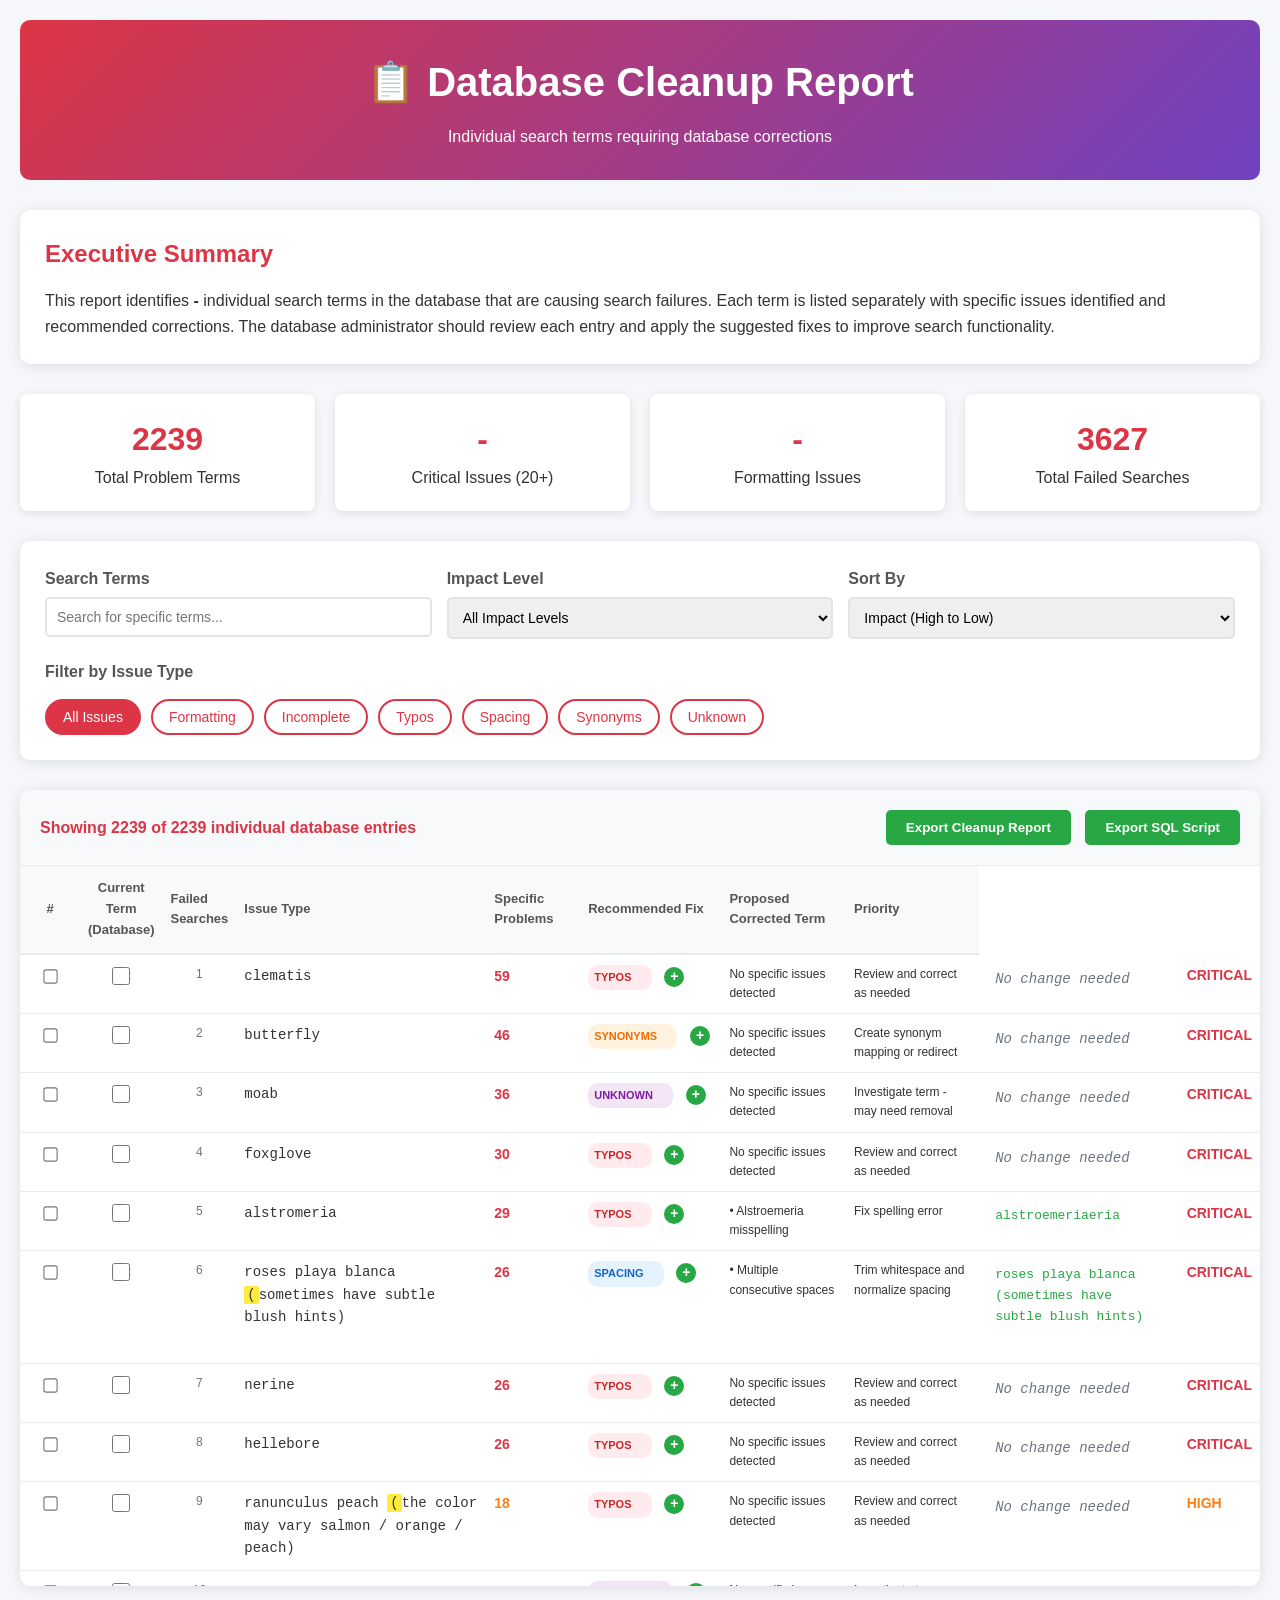
<file: index.html>
<!DOCTYPE html>
<html lang="en">
  <head>
    <meta charset="UTF-8" />
    <meta name="viewport" content="width=device-width, initial-scale=1.0" />
    <title>Database Cleanup Report - Search Terms</title>
    <link rel="stylesheet" href="css/database-cleanup.css" />
  </head>
  <body>
    <div class="container">
      <div class="header">
        <h1>📋 Database Cleanup Report</h1>
        <p>Individual search terms requiring database corrections</p>
      </div>

      <div class="summary">
        <h2>Executive Summary</h2>
        <p>
          This report identifies
          <strong id="totalProblems">-</strong> individual search terms in the
          database that are causing search failures. Each term is listed
          separately with specific issues identified and recommended
          corrections. The database administrator should review each entry and
          apply the suggested fixes to improve search functionality.
        </p>
      </div>

      <div class="stats">
        <div class="stat-card">
          <div class="stat-number" id="totalTerms">-</div>
          <div>Total Problem Terms</div>
        </div>
        <div class="stat-card">
          <div class="stat-number" id="criticalIssues">-</div>
          <div>Critical Issues (20+)</div>
        </div>
        <div class="stat-card">
          <div class="stat-number" id="formattingIssues">-</div>
          <div>Formatting Issues</div>
        </div>
        <div class="stat-card">
          <div class="stat-number" id="totalImpact">-</div>
          <div>Total Failed Searches</div>
        </div>
      </div>

      <div class="filters">
        <div class="filter-row">
          <div class="filter-group">
            <label for="searchFilter">Search Terms</label>
            <input
              type="text"
              id="searchFilter"
              placeholder="Search for specific terms..."
            />
          </div>
          <div class="filter-group">
            <label for="impactFilter">Impact Level</label>
            <select id="impactFilter">
              <option value="">All Impact Levels</option>
              <option value="critical">Critical (20+)</option>
              <option value="high">High (10-19)</option>
              <option value="medium">Medium (5-9)</option>
              <option value="low">Low (1-4)</option>
            </select>
          </div>
          <div class="filter-group">
            <label for="sortFilter">Sort By</label>
            <select id="sortFilter">
              <option value="impact">Impact (High to Low)</option>
              <option value="alphabetical">Alphabetical</option>
              <option value="category">Issue Type</option>
            </select>
          </div>
        </div>

        <div>
          <label
            style="
              font-weight: 600;
              color: #555;
              margin-bottom: 10px;
              display: block;
            "
            >Filter by Issue Type</label
          >
          <div class="category-filters">
            <button class="category-btn active" data-category="">
              All Issues
            </button>
            <button class="category-btn" data-category="formatting">
              Formatting
            </button>
            <button class="category-btn" data-category="incomplete">
              Incomplete
            </button>
            <button class="category-btn" data-category="typo">Typos</button>
            <button class="category-btn" data-category="spacing">
              Spacing
            </button>
            <button class="category-btn" data-category="synonym">
              Synonyms
            </button>
            <button class="category-btn" data-category="unknown">
              Unknown
            </button>
          </div>
        </div>
      </div>

      <div class="results-container">
        <div class="results-header">
          <div class="results-count" id="resultsCount">Loading...</div>
          <div>
            <button class="export-btn" onclick="exportCleanupReport()">
              Export Cleanup Report
            </button>
            <button class="export-btn" onclick="exportSQLScript()">
              Export SQL Script
            </button>
          </div>
        </div>
        <div class="results-table-container">
          <table class="results-table">
            <thead>
              <tr>
                <th>#</th>
                <th>Current Term (Database)</th>
                <th>Failed Searches</th>
                <th>Issue Type</th>
                <th>Specific Problems</th>
                <th>Recommended Fix</th>
                <th>Proposed Corrected Term</th>
                <th>Priority</th>
              </tr>
            </thead>
            <tbody id="resultsBody">
              <tr>
                <td colspan="8" class="loading">
                  Loading database cleanup report...
                </td>
              </tr>
            </tbody>
          </table>
        </div>
      </div>
    </div>

    <script src="js/database-cleanup.js"></script>
  </body>
</html>
</file>
<file: css/database-cleanup.css>
* {
  margin: 0;
  padding: 0;
  box-sizing: border-box;
}

body {
  font-family: "Segoe UI", Tahoma, Geneva, Verdana, sans-serif;
  background-color: #f5f7fa;
  color: #333;
  line-height: 1.6;
}

.container {
  max-width: 1600px;
  margin: 0 auto;
  padding: 20px;
}

.header {
  background: linear-gradient(135deg, #dc3545 0%, #6f42c1 100%);
  color: white;
  padding: 30px;
  border-radius: 10px;
  margin-bottom: 30px;
  text-align: center;
}

.header h1 {
  font-size: 2.5em;
  margin-bottom: 10px;
}

.summary {
  background: white;
  padding: 25px;
  border-radius: 10px;
  box-shadow: 0 2px 15px rgba(0, 0, 0, 0.1);
  margin-bottom: 30px;
}

.summary h2 {
  color: #dc3545;
  margin-bottom: 15px;
}

.stats {
  display: grid;
  grid-template-columns: repeat(auto-fit, minmax(200px, 1fr));
  gap: 20px;
  margin-bottom: 30px;
}

.stat-card {
  background: white;
  padding: 20px;
  border-radius: 8px;
  box-shadow: 0 2px 10px rgba(0, 0, 0, 0.1);
  text-align: center;
}

.stat-number {
  font-size: 2em;
  font-weight: bold;
  color: #dc3545;
}

.stat-subtitle {
  font-size: 0.8em;
  color: #666;
  margin-top: 5px;
  font-style: italic;
}

.filters {
  background: white;
  padding: 25px;
  border-radius: 10px;
  box-shadow: 0 2px 15px rgba(0, 0, 0, 0.1);
  margin-bottom: 30px;
}

.filter-row {
  display: grid;
  grid-template-columns: repeat(auto-fit, minmax(200px, 1fr));
  gap: 15px;
  margin-bottom: 20px;
}

.filter-group {
  display: flex;
  flex-direction: column;
}

.filter-group label {
  font-weight: 600;
  margin-bottom: 5px;
  color: #555;
}

.filter-group select,
.filter-group input {
  padding: 10px;
  border: 2px solid #e1e5e9;
  border-radius: 5px;
  font-size: 14px;
  transition: border-color 0.3s;
}

.filter-group select:focus,
.filter-group input:focus {
  outline: none;
  border-color: #dc3545;
}

.category-filters {
  display: flex;
  flex-wrap: wrap;
  gap: 10px;
  margin-top: 15px;
}

.category-btn {
  padding: 8px 16px;
  border: 2px solid #dc3545;
  background: white;
  color: #dc3545;
  border-radius: 20px;
  cursor: pointer;
  transition: all 0.3s;
  font-size: 14px;
}

.category-btn.active {
  background: #dc3545;
  color: white;
}

.category-btn:hover {
  background: #dc3545;
  color: white;
}

.results-container {
  background: white;
  border-radius: 10px;
  box-shadow: 0 2px 15px rgba(0, 0, 0, 0.1);
  overflow: hidden;
}

.results-header {
  background: #f8f9fa;
  padding: 20px;
  border-bottom: 1px solid #e9ecef;
  display: flex;
  justify-content: space-between;
  align-items: center;
}

.results-count {
  font-weight: 600;
  color: #dc3545;
}

.export-btn {
  padding: 10px 20px;
  background: #28a745;
  color: white;
  border: none;
  border-radius: 5px;
  cursor: pointer;
  font-weight: 600;
  margin-left: 10px;
}

.export-btn:hover {
  background: #218838;
}

.results-table {
  width: 100%;
  border-collapse: collapse;
  font-size: 14px;
}

.results-table th {
  background: #f8f9fa;
  padding: 12px 8px;
  text-align: left;
  font-weight: 600;
  color: #555;
  border-bottom: 2px solid #e9ecef;
  position: sticky;
  top: 0;
  font-size: 13px;
  z-index: 10;
}

.results-table td {
  padding: 10px 8px;
  border-bottom: 1px solid #e9ecef;
  vertical-align: top;
}

.results-table tr:hover {
  background: #f8f9fa;
}

.term-cell {
  font-family: "Courier New", monospace;
  font-weight: 500;
  max-width: 250px;
  word-wrap: break-word;
}

.category-tag {
  display: inline-block;
  padding: 3px 6px;
  border-radius: 10px;
  font-size: 11px;
  font-weight: 600;
  text-transform: uppercase;
}

.typo {
  background: #ffebee;
  color: #c62828;
}
.synonym {
  background: #fff3e0;
  color: #ef6c00;
}
.missing {
  background: #e8f5e8;
  color: #2e7d32;
}
.unknown {
  background: #f3e5f5;
  color: #7b1fa2;
}
.spacing {
  background: #e3f2fd;
  color: #1565c0;
}
.plural {
  background: #fce4ec;
  color: #ad1457;
}
.formatting {
  background: #fff8e1;
  color: #f57f17;
}
.incomplete {
  background: #fce4ec;
  color: #c2185b;
}
.missing-assortment {
  background: #e8f5e8;
  color: #2e7d32;
}
.bbd {
  background: #fff3e0;
  color: #ef6c00;
}
.seasonal {
  background: #e3f2fd;
  color: #1565c0;
}
.not-available {
  background: #ffebee;
  color: #c62828;
}

.impact-critical {
  color: #dc3545;
  font-weight: bold;
}
.impact-high {
  color: #fd7e14;
  font-weight: bold;
}
.impact-medium {
  color: #ffc107;
  font-weight: bold;
}
.impact-low {
  color: #28a745;
}

.issue-highlight {
  background: #ffeb3b;
  padding: 1px 3px;
  border-radius: 2px;
}

.row-number {
  color: #6c757d;
  font-size: 12px;
  text-align: center;
  width: 50px;
}

.proposed-fix {
  color: #28a745;
  font-family: "Courier New", monospace;
  font-size: 13px;
}

.no-change {
  color: #6c757d;
  font-style: italic;
}

.no-change:hover {
  color: #495057;
  font-style: normal;
}

.loading {
  text-align: center;
  padding: 50px;
  color: #666;
}

.no-results {
  text-align: center;
  padding: 50px;
  color: #666;
  font-style: italic;
}

.results-table-container {
  max-height: fit-content;
  overflow-y: scroll;
  height: 80vh;
}

@media (max-width: 768px) {
  .filter-row {
    grid-template-columns: 1fr;
  }

  .results-table {
    font-size: 12px;
  }

  .results-table th,
  .results-table td {
    padding: 6px 4px;
  }
}
/* Checkbox styling */
.fix-checkbox {
  width: 18px;
  height: 18px;
  cursor: pointer;
  accent-color: #28a745;
  transition: transform 0.1s ease;
}

.fix-checkbox:hover {
  transform: scale(1.1);
}

.fixed-row {
  background-color: #f8fff8 !important;
  opacity: 0.7;
}

.fixed-row .term-cell {
  text-decoration: line-through;
  color: #666;
}

/* Inline editing */
.editable-term {
  cursor: pointer;
  padding: 4px 8px;
  border-radius: 4px;
  transition: background-color 0.2s;
  min-height: 20px;
  display: inline-block;
  width: 100%;
}

.editable-term:hover {
  background-color: #f0f8ff;
  border: 1px dashed #007bff;
}

.editable-term.editing {
  background-color: white;
  border: 2px solid #007bff;
  outline: none;
}

.edit-indicator {
  font-size: 10px;
  color: #007bff;
  margin-left: 5px;
  opacity: 0;
  transition: opacity 0.2s;
}

.editable-term:hover .edit-indicator {
  opacity: 1;
}
/* Editable category styling */
.category-container {
  position: relative;
  display: inline-block;
}

.editable-category {
  cursor: pointer;
  transition: all 0.2s;
  position: relative;
}

.editable-category:hover {
  transform: scale(1.05);
  box-shadow: 0 2px 4px rgba(0, 0, 0, 0.2);
}

.category-edit-indicator {
  font-size: 8px;
  margin-left: 4px;
  opacity: 0;
  transition: opacity 0.2s;
}

.editable-category:hover .category-edit-indicator {
  opacity: 1;
}

.category-dropdown {
  position: absolute;
  top: 100%;
  left: 0;
  background: white;
  border: 2px solid #007bff;
  border-radius: 8px;
  box-shadow: 0 4px 12px rgba(0, 0, 0, 0.15);
  z-index: 100;
  min-width: 180px;
  max-height: 200px;
  overflow-y: auto;
}

.category-option {
  padding: 8px 12px;
  cursor: pointer;
  border-bottom: 1px solid #f0f0f0;
  font-size: 12px;
  display: flex;
  align-items: center;
  justify-content: space-between;
}

.category-option:hover {
  background-color: #f8f9fa;
}

.category-option.current {
  background-color: #e3f2fd;
  font-weight: bold;
}

.category-option .category-preview {
  padding: 2px 6px;
  border-radius: 8px;
  font-size: 10px;
  font-weight: 600;
  text-transform: uppercase;
}

.category-dropdown-header {
  padding: 16px 18px;
  background: linear-gradient(135deg, #2196f3 0%, #1976d2 100%);
  color: white;
  font-weight: bold;
  font-size: 14px;
  border-radius: 12px 12px 0 0;
  text-align: center;
}
/* Multiple category support */
.add-category-btn {
  display: inline-block;
  width: 20px;
  height: 20px;
  background: #28a745;
  color: white;
  border-radius: 50%;
  text-align: center;
  line-height: 18px;
  cursor: pointer;
  font-size: 14px;
  font-weight: bold;
  margin-left: 5px;
  transition: all 0.2s;
}

.add-category-btn:hover {
  background: #218838;
  transform: scale(1.1);
}

.category-remove {
  margin-left: 4px;
  color: #dc3545;
  cursor: pointer;
  font-weight: bold;
  font-size: 12px;
  opacity: 0;
  transition: opacity 0.2s;
}

.category-tag:hover .category-remove {
  opacity: 1;
}

.category-remove:hover {
  color: #c82333;
  transform: scale(1.2);
}

.category-container .category-tag {
  margin-right: 4px;
  margin-bottom: 2px;
  display: inline-block;
}
/* Firebase status indicator */
.firebase-status {
  display: inline-flex;
  align-items: center;
  margin-right: 15px;
  font-size: 12px;
  color: #666;
}

.status-indicator {
  margin-right: 5px;
  font-size: 10px;
}

.status-indicator.connected {
  color: #28a745;
}

.status-indicator.disconnected {
  color: #dc3545;
}

.status-indicator.checking {
  color: #ffc107;
}
/* Bulk operations styling */
.header-actions {
  display: flex;
  align-items: center;
  gap: 15px;
}

.bulk-actions {
  display: flex;
  align-items: center;
  gap: 10px;
  padding: 8px 12px;
  background: #e3f2fd;
  border-radius: 6px;
  border: 1px solid #2196f3;
  position: relative;
  z-index: 1000;
}

.bulk-count {
  font-weight: 600;
  color: #1976d2;
  font-size: 14px;
}

.bulk-btn {
  padding: 6px 12px;
  border: none;
  border-radius: 4px;
  cursor: pointer;
  font-size: 12px;
  font-weight: 600;
  transition: all 0.2s;
}

.bulk-btn:not(.secondary) {
  background: #2196f3;
  color: white;
}

.bulk-btn:not(.secondary):hover {
  background: #1976d2;
}

.bulk-btn.secondary {
  background: #f5f5f5;
  color: #666;
  border: 1px solid #ddd;
}

.bulk-btn.secondary:hover {
  background: #e0e0e0;
}

/* Select all checkbox */
.select-all-checkbox {
  margin-right: 5px;
  cursor: pointer;
  transform: scale(1.1);
}

.select-all-label {
  font-size: 11px;
  cursor: pointer;
}

/* Row selection checkboxes */
.row-select-checkbox {
  cursor: pointer;
  transform: scale(1.1);
  transition: transform 0.1s ease;
}

.row-select-checkbox:hover {
  transform: scale(1.2);
}

/* Improve checkbox click area */
.results-table td:first-child {
  padding: 12px 8px;
}

.results-table td:nth-child(2) {
  padding: 12px 8px;
}

/* Row selection styling */
.results-table tr.selected {
  background-color: #e3f2fd !important;
  border-left: 3px solid #2196f3;
}

.results-table tr.selected:hover {
  background-color: #bbdefb !important;
}

/* Progress bar styling */
.progress-card {
  display: flex;
  flex-direction: column;
  justify-content: center;
}

.progress-bar {
  width: 100%;
  height: 8px;
  background: #e0e0e0;
  border-radius: 4px;
  overflow: hidden;
  margin-bottom: 8px;
}

.progress-fill {
  height: 100%;
  background: linear-gradient(90deg, #4caf50, #8bc34a);
  border-radius: 4px;
  transition: width 0.3s ease;
  width: 0%;
}

.progress-text {
  font-size: 12px;
  font-weight: 600;
  color: #4caf50;
  text-align: center;
}

/* Small UI improvements */
.category-tag {
  transition: all 0.2s ease;
}

.category-tag:hover {
  transform: translateY(-1px);
  box-shadow: 0 2px 4px rgba(0, 0, 0, 0.1);
}

.fix-checkbox:checked {
  transform: scale(1.1);
}

.results-table tr {
  transition: background-color 0.1s ease;
}

/* Bulk category dropdown */
.bulk-category-dropdown {
  position: absolute;
  top: 100%;
  right: 0;
  background: white;
  border: 2px solid #2196f3;
  border-radius: 12px;
  box-shadow: 0 8px 24px rgba(0, 0, 0, 0.15);
  z-index: 1001;
  min-width: 280px;
  max-height: 400px;
  overflow-y: auto;
}

.bulk-category-dropdown .category-option {
  padding: 14px 18px;
  cursor: pointer;
  border-bottom: 1px solid #f0f0f0;
  font-size: 14px;
  display: flex;
  align-items: center;
  justify-content: space-between;
  transition: all 0.2s ease;
}

.bulk-category-dropdown .category-option:hover {
  background-color: #f8f9fa;
  transform: translateX(4px);
  border-left: 3px solid #2196f3;
}
/* Bulk term editor styling */
.bulk-term-editor {
  position: absolute;
  top: 100%;
  right: 0;
  background: white;
  border: 2px solid #2196f3;
  border-radius: 12px;
  box-shadow: 0 8px 24px rgba(0, 0, 0, 0.15);
  z-index: 1001;
  min-width: 400px;
  max-width: 550px;
}

.bulk-editor-header {
  padding: 16px 20px;
  background: linear-gradient(135deg, #2196f3 0%, #1976d2 100%);
  color: white;
  font-weight: bold;
  font-size: 15px;
  border-radius: 10px 10px 0 0;
}

.bulk-editor-content {
  padding: 20px;
}

.bulk-editor-options {
  margin-bottom: 16px;
  display: flex;
  align-items: center;
  gap: 12px;
  padding: 12px;
  border-radius: 8px;
  transition: background-color 0.2s ease;
}

.bulk-editor-options:hover {
  background-color: #f8f9fa;
}

.bulk-editor-options label {
  display: flex;
  align-items: center;
  gap: 8px;
  font-size: 13px;
  font-weight: 600;
  color: #555;
  min-width: 120px;
  cursor: pointer;
}

.bulk-editor-options input[type="text"] {
  flex: 1;
  padding: 10px 12px;
  border: 2px solid #e0e0e0;
  border-radius: 6px;
  font-size: 13px;
  transition: border-color 0.2s ease;
}

.bulk-editor-options input[type="text"]:focus {
  outline: none;
  border-color: #2196f3;
  box-shadow: 0 0 0 3px rgba(33, 150, 243, 0.1);
}

.bulk-editor-actions {
  margin-top: 20px;
  display: flex;
  gap: 12px;
  justify-content: flex-end;
  padding-top: 16px;
  border-top: 1px solid #e9ecef;
}

.bulk-editor-btn {
  padding: 12px 24px;
  border: none;
  border-radius: 6px;
  cursor: pointer;
  font-size: 13px;
  font-weight: 600;
  transition: all 0.2s;
}

.bulk-editor-btn.apply {
  background: #4caf50;
  color: white;
}

.bulk-editor-btn.apply:hover {
  background: #45a049;
}

.bulk-editor-btn.cancel {
  background: #f5f5f5;
  color: #666;
  border: 1px solid #ddd;
}

.bulk-editor-btn.cancel:hover {
  background: #e0e0e0;
}

/* Improve column spacing */
.results-table th:first-child,
.results-table td:first-child {
  width: 60px;
  text-align: center;
}

.results-table th:nth-child(2),
.results-table td:nth-child(2) {
  width: 60px;
  text-align: center;
}
/* Enhanced bulk category dropdown */
.category-action-section {
  border-bottom: 1px solid #e9ecef;
  padding-bottom: 12px;
  margin-bottom: 12px;
}

.category-action-section:last-child {
  border-bottom: none;
  margin-bottom: 0;
}

.category-action-header {
  padding: 12px 18px 8px 18px;
  font-size: 12px;
  font-weight: bold;
  color: #666;
  text-transform: uppercase;
  background: linear-gradient(135deg, #f8f9fa 0%, #e9ecef 100%);
  margin: 0 -18px 8px -18px;
  border-radius: 6px;
  letter-spacing: 0.5px;
}

.bulk-category-dropdown .category-option[data-action="add"] span:first-child {
  color: #28a745;
  font-weight: 600;
}

.bulk-category-dropdown
  .category-option[data-action="remove"]
  span:first-child {
  color: #dc3545;
  font-weight: 600;
}

.bulk-category-dropdown
  .category-option[data-action="replace"]
  span:first-child {
  color: #007bff;
  font-weight: 600;
}
</file>
